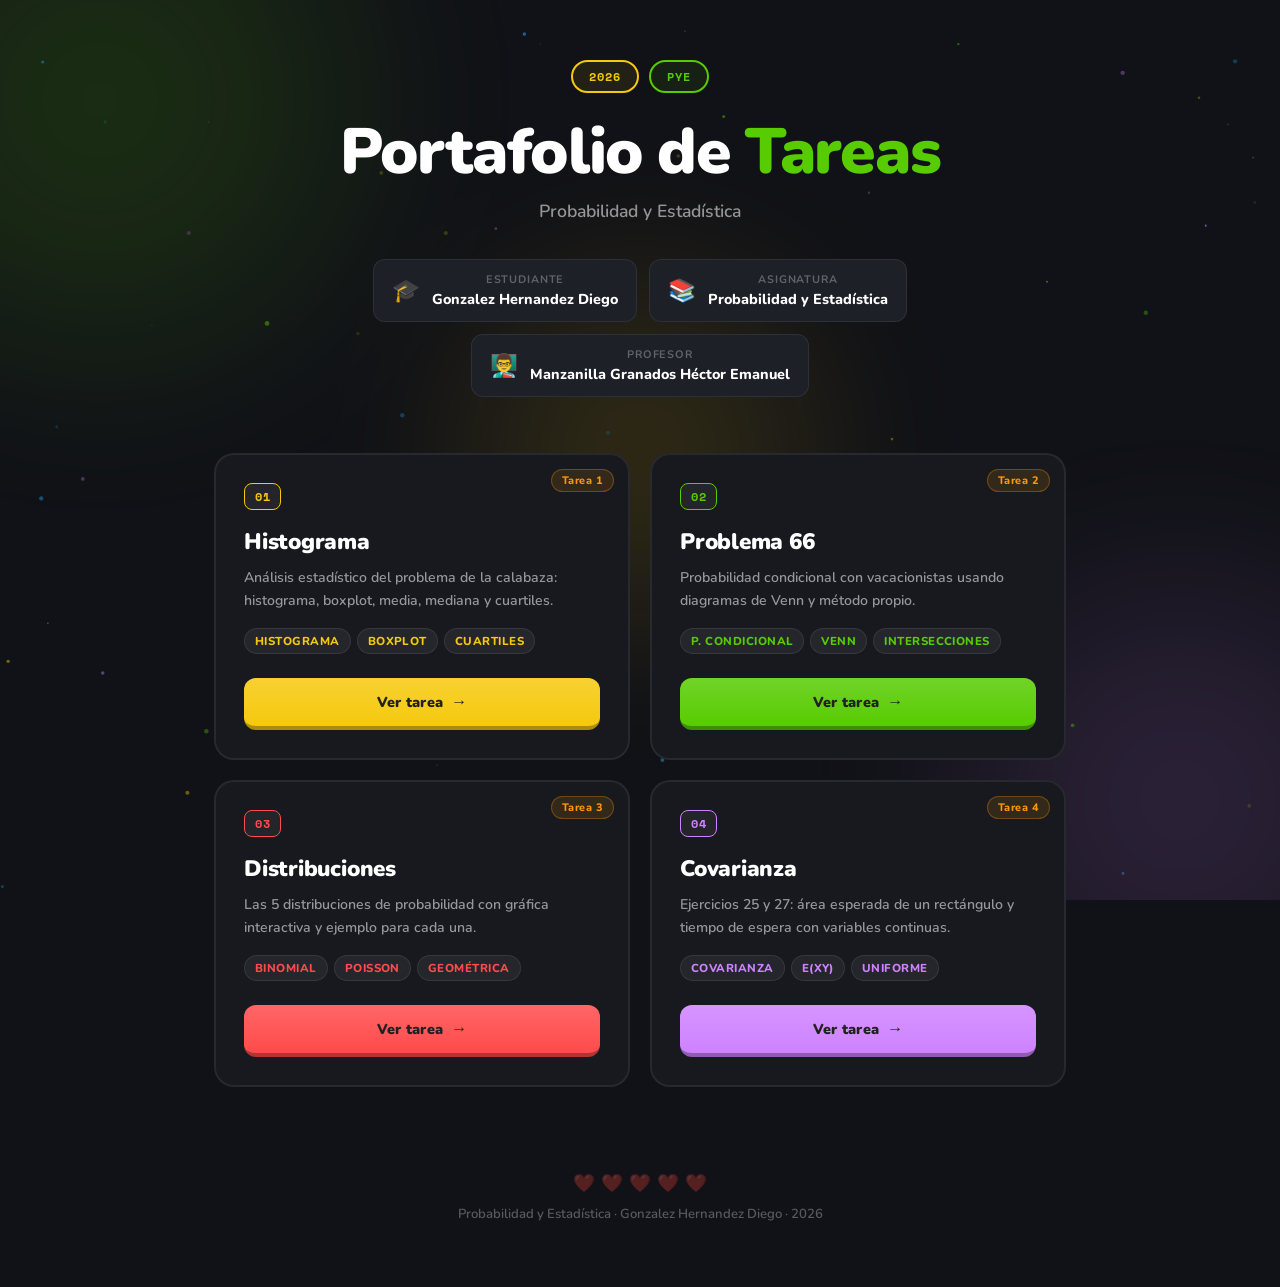
<file: index.html>
<!DOCTYPE html>
<html lang="es">
<head>
  <meta charset="UTF-8" />
  <meta name="viewport" content="width=device-width, initial-scale=1.0" />
  <title>Portafolio — Probabilidad y Estadística</title>

  <link rel="icon" type="image/webp" href="assets/img/d.webp">
  
  <link rel="preconnect" href="https://fonts.googleapis.com">
  <link rel="preconnect" href="https://fonts.gstatic.com" crossorigin>
  <link href="https://fonts.googleapis.com/css2?family=Nunito:wght@400;600;700;800;900&family=Space+Mono:wght@400;700&display=swap" rel="stylesheet">
  <link rel="stylesheet" href="css/style.css" />
</head>
<body>

  <!-- Animated background -->
  <div class="bg-wrap">
    <div class="bg-orb orb1"></div>
    <div class="bg-orb orb2"></div>
    <div class="bg-orb orb3"></div>
    <canvas id="particles"></canvas>
  </div>

  <main class="container">

    <!-- Header -->
    <header class="site-header">
      <div class="badge-row">
        <span class="badge badge--year">2026</span>
        <span class="badge badge--course">PyE</span>
      </div>
      <h1 class="site-title">
        <span class="title-word" style="--d:0">Portafolio</span>
        <span class="title-word" style="--d:1">de</span>
        <span class="title-word accent" style="--d:2">Tareas</span>
      </h1>
      <p class="site-subtitle">Probabilidad y Estadística</p>

      <div class="info-row">
        <div class="info-pill" style="--d:3">
          <span class="pill-icon">🎓</span>
          <div>
            <div class="pill-label">Estudiante</div>
            <div class="pill-value">Gonzalez Hernandez Diego</div>
          </div>
        </div>
        <div class="info-pill" style="--d:4">
          <span class="pill-icon">📚</span>
          <div>
            <div class="pill-label">Asignatura</div>
            <div class="pill-value">Probabilidad y Estadística</div>
          </div>
        </div>
        <div class="info-pill" style="--d:5">
          <span class="pill-icon">👨‍🏫</span>
          <div>
            <div class="pill-label">Profesor</div>
            <div class="pill-value">Manzanilla Granados Héctor Emanuel</div>
          </div>
        </div>
      </div>

      
    </header>

    <!-- Cards -->
    <section class="tasks-grid">

      <article class="task-card" style="--accent:#f6c90e; --d:7">
        <div class="card-glow"></div>
        <div class="card-inner">
          <div class="card-top">
            <div class="card-num">01</div>
            <div class="card-icon">Tarea 1</div>
          </div>
          <h2 class="card-title">Histograma</h2>
          <p class="card-desc">Análisis estadístico del problema de la calabaza: histograma, boxplot, media, mediana y cuartiles.</p>
          <div class="card-tags">
            <span>Histograma</span><span>Boxplot</span><span>Cuartiles</span>
          </div>
          <a href="tareas/tarea1/tarea1.html" class="card-btn">
            <span>Ver tarea</span>
            <span class="btn-arrow">→</span>
          </a>
        </div>
        
      </article>

      <article class="task-card" style="--accent:#58cc02; --d:8">
        <div class="card-glow"></div>
        <div class="card-inner">
          <div class="card-top">
            <div class="card-num">02</div>
            <div class="card-icon">Tarea 2</div>
          </div>
          <h2 class="card-title">Problema 66</h2>
          <p class="card-desc">Probabilidad condicional con vacacionistas usando diagramas de Venn y método propio.</p>
          <div class="card-tags">
            <span>P. Condicional</span><span>Venn</span><span>Intersecciones</span>
          </div>
          <a href="tareas/tarea2/tarea2.html" class="card-btn">
            <span>Ver tarea</span>
            <span class="btn-arrow">→</span>
          </a>
        </div>
        
      </article>

      <article class="task-card" style="--accent:#ff4b4b; --d:9">
        <div class="card-glow"></div>
        <div class="card-inner">
          <div class="card-top">
            <div class="card-num">03</div>
            <div class="card-icon">Tarea 3</div>
          </div>
          <h2 class="card-title">Distribuciones</h2>
          <p class="card-desc">Las 5 distribuciones de probabilidad con gráfica interactiva y ejemplo para cada una.</p>
          <div class="card-tags">
            <span>Binomial</span><span>Poisson</span><span>Geométrica</span>
          </div>
          <a href="tareas/tarea3/tarea3.html" class="card-btn">
            <span>Ver tarea</span>
            <span class="btn-arrow">→</span>
          </a>
        </div>
      </article>

      <article class="task-card" style="--accent:#ce82ff; --d:10">
        <div class="card-glow"></div>
        <div class="card-inner">
          <div class="card-top">
            <div class="card-num">04</div>
            <div class="card-icon">Tarea 4</div>
          </div>
          <h2 class="card-title">Covarianza</h2>
          <p class="card-desc">Ejercicios 25 y 27: área esperada de un rectángulo y tiempo de espera con variables continuas.</p>
          <div class="card-tags">
            <span>Covarianza</span><span>E(XY)</span><span>Uniforme</span>
          </div>
          <a href="tareas/tarea4/tarea4.html" class="card-btn">
            <span>Ver tarea</span>
            <span class="btn-arrow">→</span>
          </a>
        </div>
        
      </article>

    </section>

    <footer class="site-footer">
      <div class="footer-hearts">
        <span class="heart">❤️</span><span class="heart">❤️</span><span class="heart">❤️</span><span class="heart">❤️</span><span class="heart">❤️</span>
      </div>
      <p>Probabilidad y Estadística · Gonzalez Hernandez Diego · 2026</p>
    </footer>
  </main>

  <script src="js/main.js"></script>
</body>
</html>
</file>
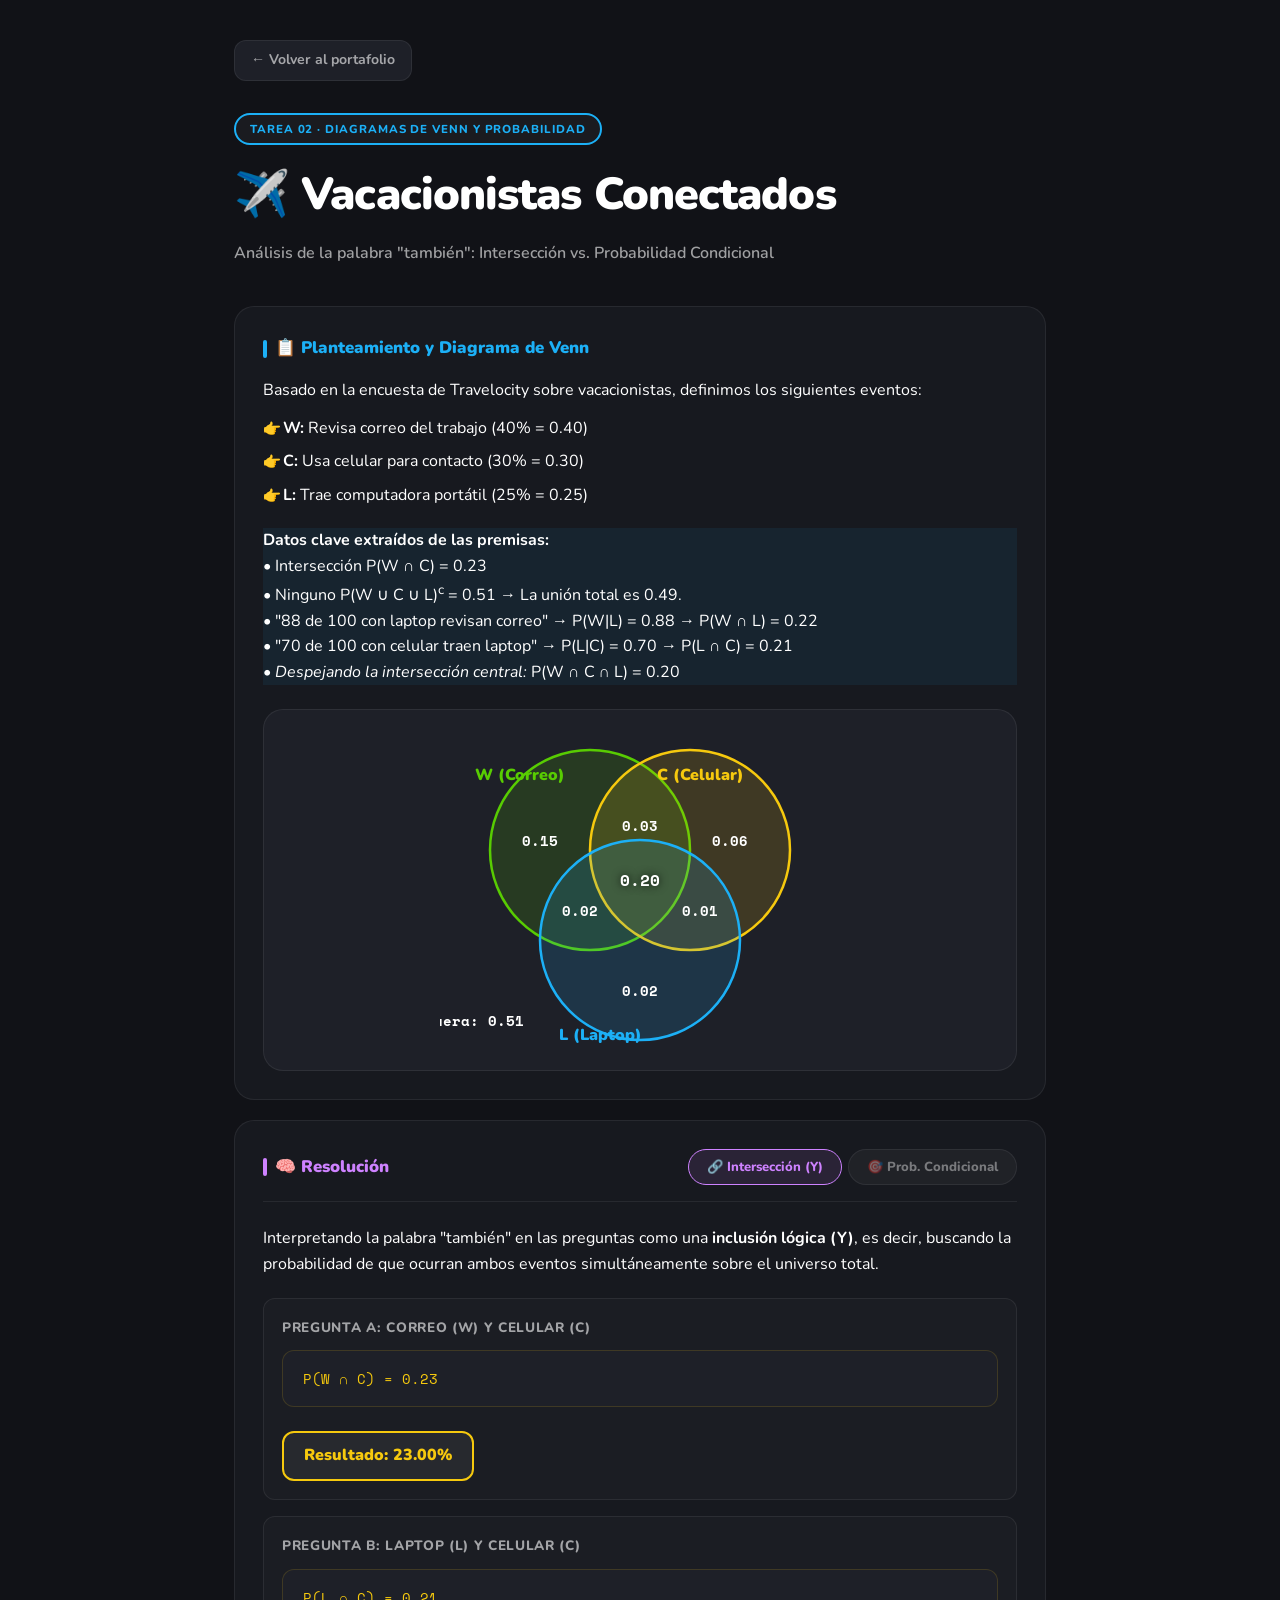
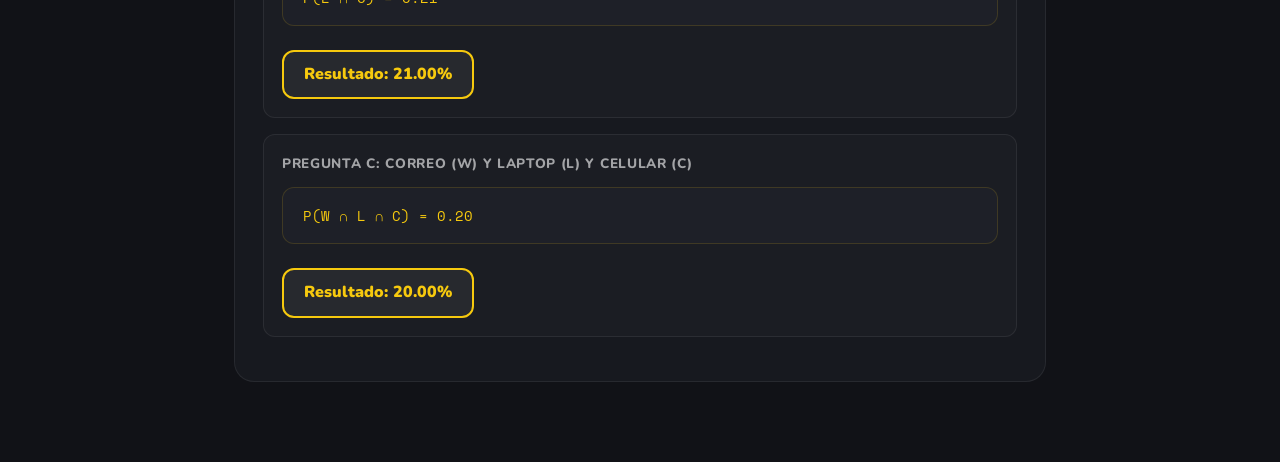
<file: tareas/tarea2/tarea2.html>
<!DOCTYPE html>
<html lang="es">
<head>
  <meta charset="UTF-8"/>
  <meta name="viewport" content="width=device-width, initial-scale=1.0"/>
  <title>Tarea 2 — Vacacionistas Conectados</title>
  <link href="https://fonts.googleapis.com/css2?family=Nunito:wght@400;600;700;800;900&family=Space+Mono:wght@400;700&display=swap" rel="stylesheet">
  <link rel="stylesheet" href="../shared.css"/>
  <link rel="stylesheet" href="style.css"/>
</head>
<body>

<div class="page-container">

  <a href="../../index.html" class="back-link">← Volver al portafolio</a>

  <header class="page-header">
    <div class="page-badge" style="--accent: var(--duo-blue)">Tarea 02 · Diagramas de Venn y Probabilidad</div>
    <h1 class="page-title">✈️ Vacacionistas Conectados</h1>
    <p class="page-subtitle">Análisis de la palabra "también": Intersección vs. Probabilidad Condicional</p>
  </header>

  <section class="section-card anim-card" style="--d:0">
    <h2 class="section-title" style="--accent: var(--duo-blue)">📋 Planteamiento y Diagrama de Venn</h2>

    <p class="body-text">
      Basado en la encuesta de Travelocity sobre vacacionistas, definimos los siguientes eventos:
    </p>
    <ul class="body-text event-list">
      <li><strong>W:</strong> Revisa correo del trabajo (40% = 0.40)</li>
      <li><strong>C:</strong> Usa celular para contacto (30% = 0.30)</li>
      <li><strong>L:</strong> Trae computadora portátil (25% = 0.25)</li>
    </ul>

    <div class="highlight-box" style="border-color: var(--duo-blue); background: rgba(28,176,246,0.07);">
      <strong>Datos clave extraídos de las premisas:</strong><br>
      • Intersección P(W &cap; C) = 0.23<br>
      • Ninguno P(W &cup; C &cup; L)<sup>c</sup> = 0.51 &rarr; La unión total es 0.49.<br>
      • "88 de 100 con laptop revisan correo" &rarr; P(W|L) = 0.88 &rarr; P(W &cap; L) = 0.22<br>
      • "70 de 100 con celular traen laptop" &rarr; P(L|C) = 0.70 &rarr; P(L &cap; C) = 0.21<br>
      • <em>Despejando la intersección central:</em> P(W &cap; C &cap; L) = 0.20
    </div>

    <div class="venn-wrapper">
      <svg viewBox="0 0 400 320" class="venn-svg">
        <circle cx="150" cy="120" r="100" fill="rgba(88,204,2,0.15)" stroke="var(--duo-green)" stroke-width="2.5"/>
        <circle cx="250" cy="120" r="100" fill="rgba(246,201,14,0.15)" stroke="var(--duo-yellow)" stroke-width="2.5"/>
        <circle cx="200" cy="210" r="100" fill="rgba(28,176,246,0.15)" stroke="var(--duo-blue)" stroke-width="2.5"/>
        
        <text x="80" y="50" class="venn-label" fill="var(--duo-green)">W (Correo)</text>
        <text x="260" y="50" class="venn-label" fill="var(--duo-yellow)">C (Celular)</text>
        <text x="160" y="310" class="venn-label" fill="var(--duo-blue)">L (Laptop)</text>
        
        <text x="100" y="110" class="venn-val">0.15</text>     <text x="290" y="110" class="venn-val">0.06</text>     <text x="200" y="260" class="venn-val">0.02</text>     <text x="200" y="95" class="venn-val">0.03</text>      <text x="140" y="180" class="venn-val">0.02</text>     <text x="260" y="180" class="venn-val">0.01</text>     <text x="200" y="150" class="venn-val center-val">0.20</text> <text x="30" y="290" class="venn-val">Afuera: 0.51</text>
      </svg>
    </div>
  </section>

  <section class="section-card anim-card" style="--d:1">
    <div class="tabs-header">
      <h2 class="section-title" style="margin:0; --accent: var(--duo-purple)">🧠 Resolución</h2>
      <div class="fase-tabs" style="margin:0;">
        <button class="fase-tab active" data-tab="inter">🔗 Intersección (Y)</button>
        <button class="fase-tab" data-tab="cond">🎯 Prob. Condicional</button>
      </div>
    </div>

    <div class="fase-panel" id="panel-inter">
      <p class="body-text" style="margin-bottom: 20px;">
        Interpretando la palabra "también" en las preguntas como una <strong>inclusión lógica (Y)</strong>, es decir, buscando la probabilidad de que ocurran ambos eventos simultáneamente sobre el universo total.
      </p>

      <div class="math-block">
        <div class="math-label">Pregunta A: Correo (W) y Celular (C)</div>
        <div class="formula-box">P(W &cap; C) = 0.23</div>
        <div class="result-highlight" style="--c: var(--duo-yellow)">Resultado: 23.00%</div>
      </div>

      <div class="math-block">
        <div class="math-label">Pregunta B: Laptop (L) y Celular (C)</div>
        <div class="formula-box">P(L &cap; C) = 0.21</div>
        <div class="result-highlight" style="--c: var(--duo-yellow)">Resultado: 21.00%</div>
      </div>

      <div class="math-block">
        <div class="math-label">Pregunta C: Correo (W) y Laptop (L) y Celular (C)</div>
        <div class="formula-box">P(W &cap; L &cap; C) = 0.20</div>
        <div class="result-highlight" style="--c: var(--duo-yellow)">Resultado: 20.00%</div>
      </div>
    </div>

    <div class="fase-panel hidden" id="panel-cond">
      <p class="body-text" style="margin-bottom: 20px;">
        Interpretando la palabra "también" como un indicador de <strong>probabilidad condicional</strong>, reduciendo nuestro espacio muestral únicamente a quienes ya cumplen la primera condición.
      </p>

      <div class="math-block">
        <div class="math-label">Pregunta A: Celular dado que revisa Correo</div>
        <div class="formula-box">P(C | W) = P(W &cap; C) / P(W) = 0.23 / 0.40</div>
        <div class="result-highlight" style="--c: var(--duo-green)">Resultado: 57.50%</div>
      </div>

      <div class="math-block">
        <div class="math-label">Pregunta B: Celular dado que trae Laptop</div>
        <div class="formula-box">P(C | L) = P(L &cap; C) / P(L) = 0.21 / 0.25</div>
        <div class="result-highlight" style="--c: var(--duo-green)">Resultado: 84.00%</div>
      </div>

      <div class="math-block">
        <div class="math-label">Pregunta C: Celular dado que revisa Correo y trae Laptop</div>
        <div class="formula-box">P(C | W &cap; L) = P(W &cap; L &cap; C) / P(W &cap; L) = 0.20 / 0.22</div>
        <div class="result-highlight" style="--c: var(--duo-green)">Resultado: 90.91%</div>
      </div>
    </div>
  </section>

</div>
<script>
    MathJax = {
      tex: {
        inlineMath: [['$', '$'], ['\\(', '\\)']]
      }
    };
  </script>
<script src="app2.js"></script>
</body>
</html>
</file>
<file: css/style.css>
/* ===================================================
   PORTAFOLIO PyE — Dark Duolingo Style
   =================================================== */

:root {
  --bg: #111217;
  --bg2: #17191f;
  --bg3: #1e2028;
  --border: rgba(255,255,255,0.07);
  --text: #ffffff;
  --text-soft: rgba(255,255,255,0.55);
  --text-muted: rgba(255,255,255,0.3);
  --duo-green: #58cc02;
  --duo-yellow: #f6c90e;
  --duo-red: #ff4b4b;
  --duo-blue: #1cb0f6;
  --duo-purple: #ce82ff;
  --radius: 20px;
  --radius-sm: 12px;
  --shadow: 0 8px 32px rgba(0,0,0,0.5);
}

*, *::before, *::after { box-sizing: border-box; margin: 0; padding: 0; }

html { scroll-behavior: smooth; }

body {
  font-family: 'Nunito', sans-serif;
  background: var(--bg);
  color: var(--text);
  min-height: 100vh;
  overflow-x: hidden;
}

/* ── Background ── */
.bg-wrap {
  position: fixed;
  inset: 0;
  pointer-events: none;
  z-index: 0;
  overflow: hidden;
}

#particles {
  position: absolute;
  inset: 0;
  width: 100%;
  height: 100%;
}

.bg-orb {
  position: absolute;
  border-radius: 50%;
  filter: blur(80px);
  opacity: 0.18;
  animation: orbFloat 12s ease-in-out infinite;
}
.orb1 {
  width: 600px; height: 600px;
  background: radial-gradient(circle, #58cc02, transparent);
  top: -200px; left: -200px;
  animation-delay: 0s;
}
.orb2 {
  width: 500px; height: 500px;
  background: radial-gradient(circle, #ce82ff, transparent);
  bottom: -150px; right: -150px;
  animation-delay: -4s;
}
.orb3 {
  width: 400px; height: 400px;
  background: radial-gradient(circle, #f6c90e, transparent);
  top: 50%; left: 50%;
  transform: translate(-50%, -50%);
  animation-delay: -8s;
}

@keyframes orbFloat {
  0%, 100% { transform: translate(0, 0) scale(1); }
  33% { transform: translate(30px, -40px) scale(1.05); }
  66% { transform: translate(-20px, 30px) scale(0.97); }
}

/* ── Container ── */
.container {
  position: relative;
  z-index: 1;
  max-width: 900px;
  margin: 0 auto;
  padding: 60px 24px 40px;
}

/* ── Header ── */
.site-header {
  text-align: center;
  margin-bottom: 56px;
}

.badge-row {
  display: flex;
  justify-content: center;
  gap: 10px;
  margin-bottom: 24px;
  animation: slideDown 0.6s cubic-bezier(0.34,1.56,0.64,1) both;
}

.badge {
  display: inline-block;
  padding: 6px 16px;
  border-radius: 999px;
  font-family: 'Space Mono', monospace;
  font-size: 0.75rem;
  font-weight: 700;
  letter-spacing: 0.08em;
  text-transform: uppercase;
  border: 2px solid;
}
.badge--year { color: var(--duo-yellow); border-color: var(--duo-yellow); background: rgba(246,201,14,0.08); }
.badge--course { color: var(--duo-green); border-color: var(--duo-green); background: rgba(88,204,2,0.08); }

.site-title {
  font-size: clamp(2.4rem, 6vw, 4rem);
  font-weight: 900;
  line-height: 1.1;
  letter-spacing: -0.02em;
  margin-bottom: 12px;
  display: flex;
  flex-wrap: wrap;
  justify-content: center;
  gap: 0 14px;
}

.title-word {
  display: inline-block;
  animation: popIn 0.5s cubic-bezier(0.34,1.56,0.64,1) both;
  animation-delay: calc(var(--d, 0) * 0.08s);
}
.title-word.accent { color: var(--duo-green); }

.site-subtitle {
  font-size: 1.1rem;
  color: var(--text-soft);
  font-weight: 600;
  margin-bottom: 36px;
  animation: popIn 0.5s cubic-bezier(0.34,1.56,0.64,1) 0.28s both;
}

/* ── Info pills ── */
.info-row {
  display: flex;
  flex-wrap: wrap;
  justify-content: center;
  gap: 12px;
  margin-bottom: 36px;
}

.info-pill {
  display: flex;
  align-items: center;
  gap: 12px;
  background: var(--bg3);
  border: 1.5px solid var(--border);
  border-radius: var(--radius-sm);
  padding: 12px 18px;
  animation: popIn 0.5s cubic-bezier(0.34,1.56,0.64,1) both;
  animation-delay: calc(var(--d, 0) * 0.08s);
  transition: border-color 0.3s, transform 0.3s;
}
.info-pill:hover {
  border-color: rgba(88,204,2,0.4);
  transform: translateY(-2px);
}

.pill-icon { font-size: 1.4rem; }
.pill-label { font-size: 0.68rem; text-transform: uppercase; letter-spacing: 0.08em; color: var(--text-muted); font-weight: 700; margin-bottom: 2px; }
.pill-value { font-size: 0.9rem; font-weight: 800; color: var(--text); }

/* ── XP Bar ── */
.xp-bar-wrap {
  max-width: 420px;
  margin: 0 auto;
  animation: popIn 0.5s cubic-bezier(0.34,1.56,0.64,1) both;
  animation-delay: calc(var(--d, 0) * 0.08s);
}
.xp-label {
  display: flex;
  justify-content: space-between;
  font-size: 0.8rem;
  font-weight: 700;
  color: var(--text-soft);
  margin-bottom: 8px;
}
.xp-num { color: var(--duo-yellow); }
.xp-track {
  height: 14px;
  background: var(--bg3);
  border-radius: 999px;
  overflow: hidden;
  border: 1.5px solid var(--border);
}
.xp-fill {
  height: 100%;
  width: 0%;
  background: linear-gradient(90deg, var(--duo-green), #88ff44);
  border-radius: 999px;
  animation: xpFill 1.4s cubic-bezier(0.34,1.56,0.64,1) 1s both;
  position: relative;
  overflow: hidden;
}
.xp-fill::after {
  content: '';
  position: absolute;
  inset: 0;
  background: linear-gradient(90deg, transparent 0%, rgba(255,255,255,0.3) 50%, transparent 100%);
  animation: shimmer 2s ease-in-out 2s infinite;
}

@keyframes xpFill { to { width: 100%; } }
@keyframes shimmer {
  0% { transform: translateX(-100%); }
  100% { transform: translateX(200%); }
}

/* ── Task Grid ── */
.tasks-grid {
  display: grid;
  grid-template-columns: repeat(auto-fit, minmax(380px, 1fr));
  gap: 20px;
  margin-bottom: 60px;
}

/* ── Task Card ── */
.task-card {
  position: relative;
  background: var(--bg2);
  border-radius: var(--radius);
  border: 2px solid var(--border);
  overflow: hidden;
  cursor: pointer;
  transition: transform 0.25s cubic-bezier(0.34,1.56,0.64,1), border-color 0.25s, box-shadow 0.25s;
  animation: popIn 0.55s cubic-bezier(0.34,1.56,0.64,1) both;
  animation-delay: calc(var(--d, 0) * 0.08s);
}
.task-card:hover {
  transform: translateY(-6px) scale(1.01);
  border-color: var(--accent);
  box-shadow: 0 0 0 1px var(--accent), 0 20px 60px rgba(0,0,0,0.5), 0 0 40px rgba(0,0,0,0.3);
}
.task-card:active { transform: translateY(-2px) scale(0.99); }

.card-glow {
  position: absolute;
  top: -60px; left: -60px;
  width: 200px; height: 200px;
  border-radius: 50%;
  background: radial-gradient(circle, var(--accent), transparent 70%);
  opacity: 0;
  transition: opacity 0.4s;
  pointer-events: none;
}
.task-card:hover .card-glow { opacity: 0.15; }

.card-inner { padding: 28px; }

.card-top {
  display: flex;
  justify-content: space-between;
  align-items: center;
  margin-bottom: 16px;
}
.card-num {
  font-family: 'Space Mono', monospace;
  font-size: 0.72rem;
  font-weight: 700;
  color: var(--accent);
  background: rgba(255,255,255,0.05);
  border: 1.5px solid var(--accent);
  border-radius: 8px;
  padding: 4px 10px;
  letter-spacing: 0.06em;
}
.card-icon {
  position: absolute;
  top: 14px;
  right: 14px;
  font-size: 0.68rem;
  font-weight: 800;
  background: rgba(255,165,0,0.12);
  color: #ff9500;
  border: 1.5px solid rgba(255,149,0,0.3);
  padding: 3px 10px;
  border-radius: 999px;
  letter-spacing: 0.04em;
  z-index: 2;

}
.task-card:hover .card-icon { animation: bounce 0.5s ease-in-out; }

@keyframes wiggle {
  0%, 90%, 100% { transform: rotate(0deg); }
  93% { transform: rotate(-10deg); }
  96% { transform: rotate(8deg); }
}
@keyframes bounce {
  0%, 100% { transform: translateY(0) scale(1); }
  40% { transform: translateY(-10px) scale(1.2); }
  70% { transform: translateY(-4px) scale(0.95); }
}

.card-title {
  font-size: 1.4rem;
  font-weight: 900;
  color: var(--text);
  margin-bottom: 10px;
  letter-spacing: -0.01em;
}

.card-desc {
  font-size: 0.88rem;
  color: var(--text-soft);
  line-height: 1.6;
  font-weight: 600;
  margin-bottom: 16px;
}

.card-tags {
  display: flex;
  flex-wrap: wrap;
  gap: 6px;
  margin-bottom: 24px;
}
.card-tags span {
  font-size: 0.72rem;
  font-weight: 800;
  padding: 4px 10px;
  border-radius: 999px;
  background: rgba(255,255,255,0.06);
  color: var(--accent);
  border: 1.5px solid rgba(255,255,255,0.08);
  letter-spacing: 0.04em;
  text-transform: uppercase;
  transition: background 0.2s, border-color 0.2s;
}
.task-card:hover .card-tags span {
  background: rgba(255,255,255,0.1);
  border-color: var(--accent);
}

.card-btn {
  display: flex;
  align-items: center;
  justify-content: center;
  gap: 8px;
  background: var(--accent);
  color: #111;
  font-weight: 900;
  font-size: 0.9rem;
  padding: 13px 24px;
  border-radius: var(--radius-sm);
  text-decoration: none;
  letter-spacing: 0.02em;
  transition: transform 0.2s, filter 0.2s, box-shadow 0.2s;
  border-bottom: 4px solid rgba(0,0,0,0.3);
  position: relative;
  overflow: hidden;
}
.card-btn::before {
  content: '';
  position: absolute;
  inset: 0;
  background: linear-gradient(to bottom, rgba(255,255,255,0.15), transparent);
}
.card-btn:hover {
  transform: translateY(-2px);
  filter: brightness(1.1);
  box-shadow: 0 6px 24px rgba(0,0,0,0.3);
}
.card-btn:active {
  transform: translateY(2px);
  border-bottom-width: 1px;
}
.btn-arrow {
  font-size: 1rem;
  transition: transform 0.2s;
}
.card-btn:hover .btn-arrow { transform: translateX(4px); }

.card-streak {
  position: absolute;
  top: 14px;
  right: 14px;
  font-size: 0.68rem;
  font-weight: 800;
  background: rgba(255,165,0,0.12);
  color: #ff9500;
  border: 1.5px solid rgba(255,149,0,0.3);
  padding: 3px 10px;
  border-radius: 999px;
  letter-spacing: 0.04em;
}

/* ── Footer ── */
.site-footer {
  text-align: center;
  padding: 24px;
  color: var(--text-muted);
  font-size: 0.82rem;
  font-weight: 600;
}
.footer-hearts {
  display: flex;
  justify-content: center;
  gap: 6px;
  margin-bottom: 10px;
}
.heart {
  font-size: 1.1rem;
  display: inline-block;
  animation: heartbeat 1.5s ease-in-out infinite;
}
.heart:nth-child(1) { animation-delay: 0.0s; }
.heart:nth-child(2) { animation-delay: 0.1s; }
.heart:nth-child(3) { animation-delay: 0.2s; }
.heart:nth-child(4) { animation-delay: 0.3s; }
.heart:nth-child(5) { animation-delay: 0.4s; }

@keyframes heartbeat {
  0%, 100% { transform: scale(1); }
  14% { transform: scale(1.25); }
  28% { transform: scale(1); }
  42% { transform: scale(1.15); }
  56% { transform: scale(1); }
}

/* ── Shared Keyframes ── */
@keyframes popIn {
  from { opacity: 0; transform: translateY(24px) scale(0.92); }
  to   { opacity: 1; transform: translateY(0) scale(1); }
}
@keyframes slideDown {
  from { opacity: 0; transform: translateY(-20px); }
  to   { opacity: 1; transform: translateY(0); }
}

/* ── Responsive ── */
@media (max-width: 600px) {
  .tasks-grid { grid-template-columns: 1fr; }
  .site-title { font-size: 2rem; }
  .info-row { flex-direction: column; align-items: center; }
}
</file>
<file: tareas/shared.css>
/* ── Shared styles for all tarea pages ── */
:root {
  --bg: #111217;
  --bg2: #17191f;
  --bg3: #1e2028;
  --border: rgba(255,255,255,0.07);
  --text: #ffffff;
  --text-soft: rgba(255,255,255,0.6);
  --text-muted: rgba(255,255,255,0.3);
  --duo-green: #58cc02;
  --duo-yellow: #f6c90e;
  --duo-red: #ff4b4b;
  --duo-blue: #1cb0f6;
  --duo-purple: #ce82ff;
  --radius: 20px;
  --radius-sm: 12px;
}

*, *::before, *::after { box-sizing: border-box; margin: 0; padding: 0; }

body {
  font-family: 'Nunito', sans-serif;
  background: var(--bg);
  color: var(--text);
  min-height: 100vh;
  line-height: 1.6;
}

.page-container {
  max-width: 860px;
  margin: 0 auto;
  padding: 40px 24px 60px;
}

.back-link {
  display: inline-flex;
  align-items: center;
  gap: 8px;
  color: var(--text-soft);
  text-decoration: none;
  font-weight: 700;
  font-size: 0.88rem;
  margin-bottom: 32px;
  padding: 8px 16px;
  border-radius: var(--radius-sm);
  background: var(--bg3);
  border: 1.5px solid var(--border);
  transition: color 0.2s, border-color 0.2s, transform 0.2s;
}
.back-link:hover {
  color: var(--text);
  border-color: rgba(255,255,255,0.2);
  transform: translateX(-3px);
}

.page-header {
  margin-bottom: 40px;
  animation: popIn 0.5s cubic-bezier(0.34,1.56,0.64,1) both;
}
.page-badge {
  display: inline-block;
  padding: 5px 14px;
  border-radius: 999px;
  font-size: 0.72rem;
  font-weight: 800;
  text-transform: uppercase;
  letter-spacing: 0.08em;
  border: 2px solid var(--accent, var(--duo-green));
  color: var(--accent, var(--duo-green));
  background: rgba(255,255,255,0.04);
  margin-bottom: 14px;
}
.page-title {
  font-size: clamp(1.8rem, 5vw, 2.8rem);
  font-weight: 900;
  letter-spacing: -0.02em;
  margin-bottom: 10px;
}
.page-subtitle {
  font-size: 1rem;
  color: var(--text-soft);
  font-weight: 600;
}

.section-card {
  background: var(--bg2);
  border: 1.5px solid var(--border);
  border-radius: var(--radius);
  padding: 28px;
  margin-bottom: 20px;
  animation: popIn 0.5s cubic-bezier(0.34,1.56,0.64,1) both;
  transition: border-color 0.3s;
}
.section-card:hover { border-color: rgba(255,255,255,0.15); }

.section-title {
  font-size: 1.05rem;
  font-weight: 900;
  margin-bottom: 16px;
  color: var(--accent, var(--duo-green));
  display: flex;
  align-items: center;
  gap: 8px;
}
.section-title::before {
  content: '';
  display: block;
  width: 4px;
  height: 18px;
  background: var(--accent, var(--duo-green));
  border-radius: 4px;
}

.formula-box {
  background: var(--bg3);
  border-radius: var(--radius-sm);
  padding: 16px 20px;
  font-family: 'Space Mono', monospace;
  font-size: 0.9rem;
  color: var(--duo-yellow);
  border: 1.5px solid rgba(246,201,14,0.15);
  margin: 12px 0;
  overflow-x: auto;
}

.result-highlight {
  display: inline-block;
  background: rgba(88,204,2,0.12);
  color: var(--duo-green);
  border: 2px solid var(--duo-green);
  border-radius: var(--radius-sm);
  padding: 10px 20px;
  font-weight: 900;
  font-size: 1rem;
  margin-top: 12px;
}

table {
  width: 100%;
  border-collapse: collapse;
  font-size: 0.88rem;
}
th {
  background: var(--bg3);
  color: var(--text-soft);
  font-weight: 800;
  text-transform: uppercase;
  font-size: 0.72rem;
  letter-spacing: 0.06em;
  padding: 12px 14px;
  text-align: left;
}
td {
  padding: 10px 14px;
  border-bottom: 1px solid var(--border);
  font-weight: 600;
  color: var(--text-soft);
}
tr:last-child td { border-bottom: none; }
tr:hover td { background: rgba(255,255,255,0.02); color: var(--text); }

@keyframes popIn {
  from { opacity: 0; transform: translateY(20px) scale(0.95); }
  to   { opacity: 1; transform: translateY(0)    scale(1); }
}


/* ── Efecto de Fondo: Orbes Difuminados ── */
.bg-wrap {
  position: fixed;
  inset: 0;
  pointer-events: none; /* Para que no interfieran al dar clic */
  z-index: 0;
  overflow: hidden;
}

.bg-orb {
  position: absolute;
  border-radius: 50%;
  filter: blur(80px); /* Aquí está la magia del difuminado */
  opacity: 0.15; /* Sutil para no opacar el texto */
  animation: orbFloat 12s ease-in-out infinite;
}

.orb1 {
  width: 600px; height: 600px;
  background: radial-gradient(circle, var(--duo-green), transparent 70%);
  top: -200px; left: -200px;
  animation-delay: 0s;
}

.orb2 {
  width: 500px; height: 500px;
  background: radial-gradient(circle, var(--duo-purple), transparent 70%);
  bottom: -150px; right: -150px;
  animation-delay: -4s;
}

.orb3 {
  width: 400px; height: 400px;
  background: radial-gradient(circle, var(--duo-yellow), transparent 70%);
  top: 50%; left: 50%;
  transform: translate(-50%, -50%);
  animation-delay: -8s;
}

@keyframes orbFloat {
  0%, 100% { transform: translate(0, 0) scale(1); }
  33% { transform: translate(30px, -40px) scale(1.05); }
  66% { transform: translate(-20px, 30px) scale(0.97); }
}

/* ⚠️ IMPORTANTE: Asegurar que el contenido vaya por encima */
.page-container {
  position: relative;
  z-index: 1; 
  /* ... tus otros estilos de page-container se quedan igual ... */
}
</file>
<file: tareas/tarea2/style.css>
/* ── Tarea 2: Vacacionistas Conectados ── */

.event-list {
  list-style: none;
  margin: 12px 0 20px 0;
  padding: 0;
}
.event-list li {
  position: relative;
  padding-left: 20px;
  margin-bottom: 8px;
}
.event-list li::before {
  content: '👉';
  position: absolute;
  left: 0;
  top: 1px;
  font-size: 0.9rem;
}

/* Venn Diagram Styles */
.venn-wrapper {
  background: var(--bg3);
  border: 1.5px solid var(--border);
  border-radius: var(--radius);
  padding: 20px;
  margin-top: 24px;
  display: flex;
  justify-content: center;
  overflow: hidden;
}
.venn-svg {
  width: 100%;
  max-width: 400px;
  height: auto;
}
.venn-label {
  font-family: 'Nunito', sans-serif;
  font-weight: 900;
  font-size: 16px;
  text-anchor: middle;
}
.venn-val {
  font-family: 'Space Mono', monospace;
  fill: #fff;
  font-size: 14px;
  font-weight: 700;
  text-anchor: middle;
  dominant-baseline: central;
}
.center-val {
  font-size: 16px;
  font-weight: 900;
  fill: var(--text);
  text-shadow: 0 0 8px rgba(0,0,0,0.8);
}

/* Tabs Header Layout */
.tabs-header {
  display: flex;
  justify-content: space-between;
  align-items: center;
  flex-wrap: wrap;
  gap: 16px;
  margin-bottom: 24px;
  padding-bottom: 16px;
  border-bottom: 1.5px solid var(--border);
}

/* Math Blocks */
.math-block {
  background: rgba(255,255,255,0.02);
  border: 1.5px solid var(--border);
  border-radius: var(--radius-sm);
  padding: 18px;
  margin-bottom: 16px;
  transition: transform 0.2s, border-color 0.2s;
}
.math-block:hover {
  border-color: rgba(255,255,255,0.15);
  transform: translateX(4px);
}
.math-label {
  font-size: 0.85rem;
  font-weight: 800;
  text-transform: uppercase;
  letter-spacing: 0.05em;
  color: var(--text-soft);
  margin-bottom: 10px;
}

/* Override result highlight color dynamically */
.result-highlight {
  background: rgba(255,255,255,0.05);
  color: var(--c, var(--duo-green));
  border-color: var(--c, var(--duo-green));
}

/* Reusing your tabs logic */
.fase-tabs { display:flex; gap:6px; flex-wrap:wrap; }
.fase-tab {
  background:rgba(255,255,255,.04); border:1.5px solid rgba(255,255,255,.07);
  color:rgba(255,255,255,.4); font-family:'Nunito',sans-serif;
  font-size:.82rem; font-weight:800; padding:8px 18px;
  border-radius:999px; cursor:pointer; transition:all .2s;
}
.fase-tab.active { background:rgba(206, 130, 255, 0.1); border-color:var(--duo-purple); color:var(--duo-purple); }
.fase-tab:hover:not(.active) { border-color:rgba(255,255,255,.18); color:rgba(255,255,255,.65); }
.hidden { display: none !important; }
</file>
